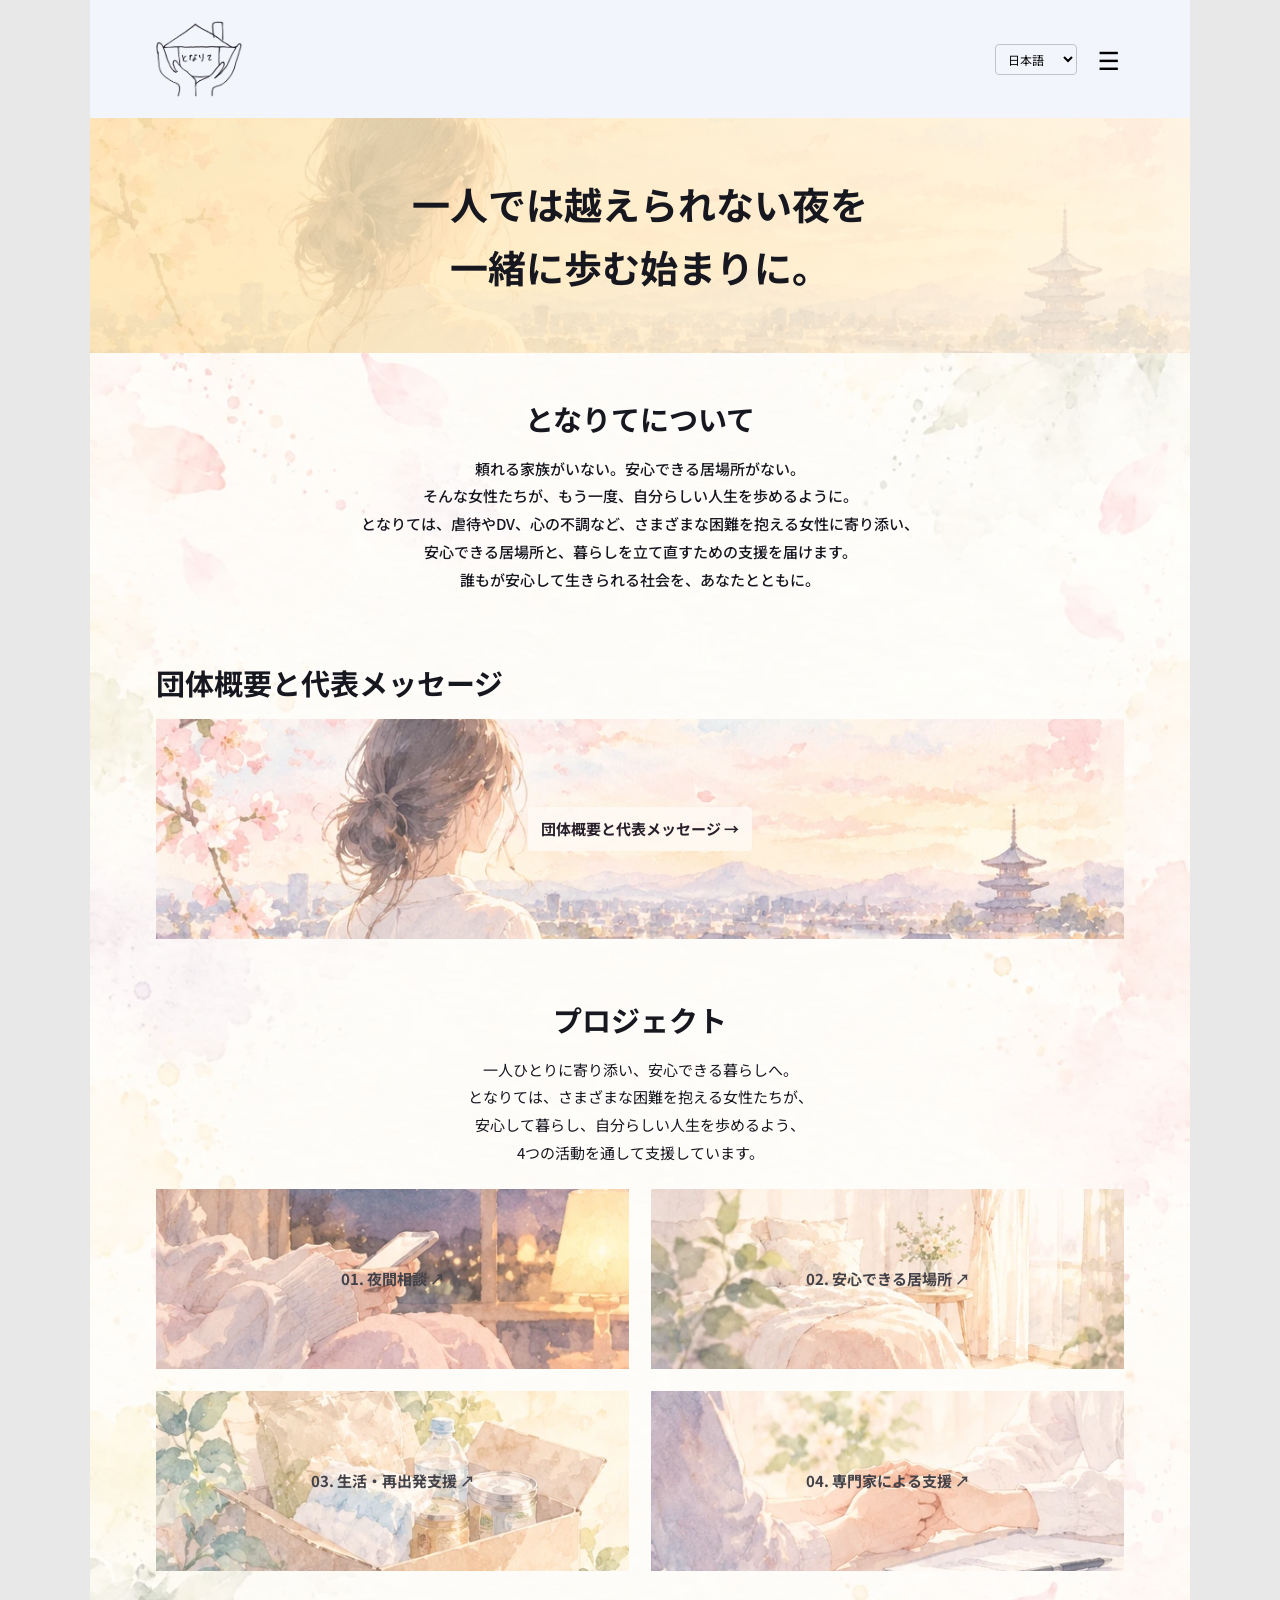
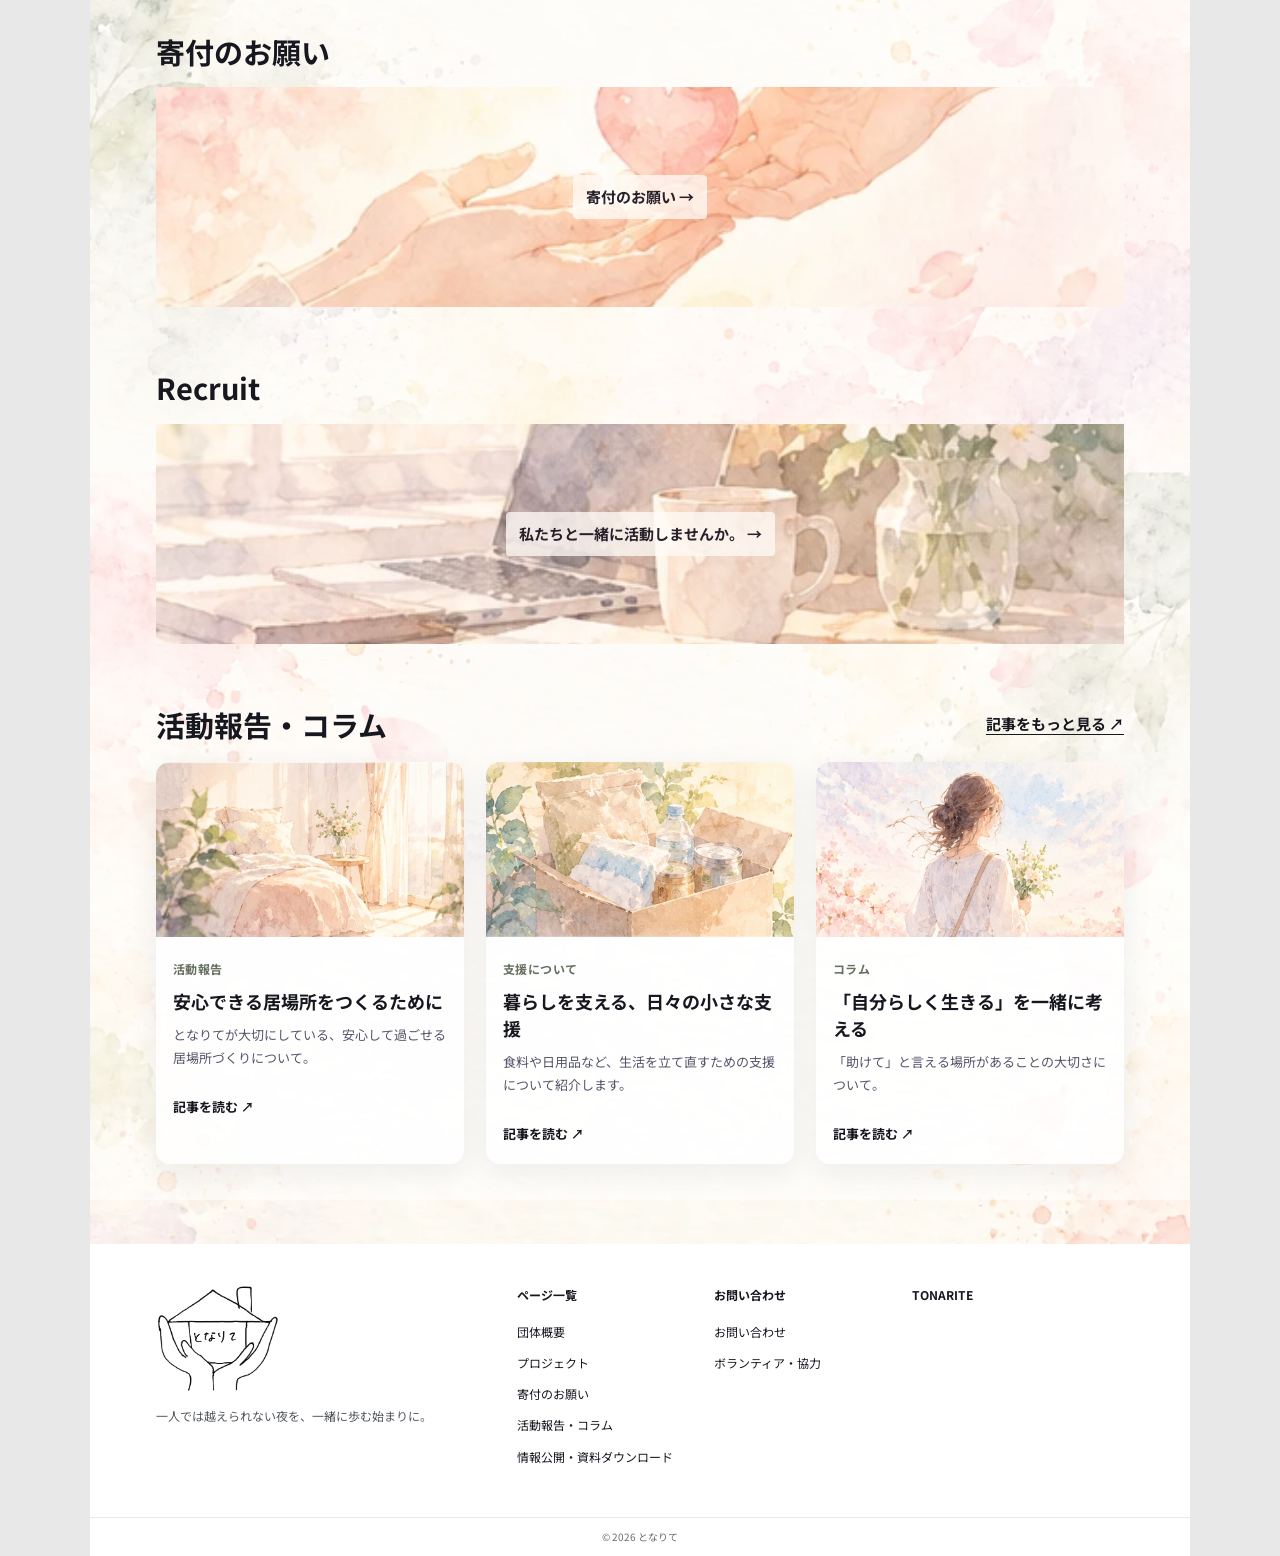
<file: index.html>
<!doctype html>
<html lang="ja"><head><meta charset="utf-8"><meta name="viewport" content="width=device-width,initial-scale=1"><meta name="description" content="となりて — 一人では越えられない夜を、一緒に歩む始まりに。"><title>ホーム | となりて</title><link rel="stylesheet" href="style.css?v=20261030logo1"></head>
<body data-page="index">
<header class="site-header"><a class="brand" href="index.html" aria-label="となりて ホーム"><img class="brand-logo" src="tonarite-logo.png" alt="となりて" width="90" height="80"></a><div class="header-actions"><label class="sr-only" for="lang">Language</label><select id="lang" aria-label="Language"><option value="ja">日本語</option><option value="en">English</option><option value="es">Español</option><option value="zh">中文</option></select><button class="menu-toggle" id="menu-toggle" aria-expanded="false" aria-controls="site-nav" aria-label="メニューを開く">☰</button></div><nav id="site-nav" class="site-nav" aria-label="主なメニュー"><a href="index.html" data-t="navHome">ホーム</a><a href="about.html" data-t="navAbout">団体概要</a><a href="projects.html" data-t="navProjects">プロジェクト</a><a href="donation.html" data-t="navDonate">寄付のお願い</a><a href="contact.html" data-t="navContact">お問い合わせ</a><a href="articles.html" class="nav-articles">活動報告・コラム</a><a href="disclosure.html" class="nav-disclosure" data-disclosure-menu>情報公開・資料ダウンロード</a></nav></header>
<main id="app"></main>
<footer class="footer"><div class="footer-inner"><div><a class="footer-logo-link" href="index.html" aria-label="となりて ホーム"><img class="footer-logo" src="tonarite-logo.png" alt="となりて" width="130" height="115"></a><p data-t="footerLine">一人では越えられない夜を、一緒に歩む始まりに。</p></div><div><h3 data-t="footerExplore">ページ一覧</h3><a href="about.html" data-t="navAbout">団体概要</a><a href="projects.html" data-t="navProjects">プロジェクト</a><a href="donation.html" data-t="navDonate">寄付のお願い</a><a href="articles.html">活動報告・コラム</a><a href="disclosure.html" class="footer-disclosure" data-disclosure-menu>情報公開・資料ダウンロード</a></div><div><h3 data-t="footerSupport">お問い合わせ</h3><a href="contact.html" data-t="navContact">お問い合わせ</a><a href="contact.html?type=general" data-t="navVolunteer">ボランティア・協力</a></div><div><h3>TONARITE</h3></div></div><div class="copyright">© 2026 となりて</div></footer>
<script src="script.js?v=20261030" defer></script><script src="articles-data.js?v=20261026" defer></script><script src="articles.js?v=20261026" defer></script></body></html>
</file>
<file: style.css>
@import url('https://fonts.googleapis.com/css2?family=Noto+Sans+JP:wght@400;500;600;700&display=swap');
:root{--bg:#f3f5fc;--ink:#171720;--navy:#0c0624;--muted:#53575d;--yellow:#ffda76;--sage:#a9ae99}*{box-sizing:border-box}html{scroll-behavior:smooth}body{margin:0;background:#e8e8e8;color:var(--ink);font:15px/1.85 'Noto Sans JP',system-ui,sans-serif}a{color:inherit}button,select,input,textarea{font:inherit}button,a,select{touch-action:manipulation}button{cursor:pointer}.site-header,main,.footer{max-width:1100px;margin:auto}.site-header{background:var(--bg);display:flex;align-items:center;justify-content:space-between;padding:20px 5%;position:relative;z-index:5;min-height:84px}.brand{display:flex;align-items:center;gap:9px;text-decoration:none;font-size:15px;font-weight:700}.brand-icon{font-size:31px;line-height:1;border-bottom:1px solid}.header-actions{display:flex;align-items:center;gap:15px}#lang{background:transparent;border:1px solid #bfc4cc;padding:5px 8px;border-radius:4px;font-size:12px}.menu-toggle{border:0;background:none;font-size:25px}.site-nav{display:none;position:absolute;top:100%;left:0;right:0;background:#fff;box-shadow:0 13px 20px #0002;padding:16px 5%;gap:13px;flex-direction:column}.site-nav.open{display:flex}.site-nav a{text-decoration:none;padding:7px 0;font-weight:600}.site-nav a:hover,.footer a:hover{text-decoration:underline}main{min-height:420px;background:var(--bg);padding-bottom:44px}.container{padding:30px 6%}.section{padding:24px 6% 36px}.section h2,.container h1{margin:0 0 16px;font-size:clamp(21px,2.5vw,29px);line-height:1.4}.section p{margin:0 auto 22px;max-width:760px}.center{text-align:center}.hero{background:var(--yellow);min-height:235px;display:grid;place-items:center;padding:45px 20px;text-align:center}.hero h1{font-size:clamp(22px,3.5vw,38px);line-height:1.65;max-width:720px;margin:0}.banner{min-height:220px;display:grid;place-items:center;padding:32px;text-align:center;position:relative;background-color:#adb19d;background-image:linear-gradient(112deg,transparent 34%,#f7f7e49a 34.3%,#f7f7e49a 34.7%,transparent 35%),linear-gradient(18deg,transparent 57%,#f7f7e499 57.2%,#f7f7e499 57.6%,transparent 58%),linear-gradient(167deg,#c7c9b6,#a3aa99 46%,#c1c3af 47%,#969e8e);overflow:hidden}.banner:after{content:'';position:absolute;inset:0;pointer-events:none;background:linear-gradient(140deg,#ffffff1c,transparent 55%)}.banner>*{position:relative;z-index:1}.banner a{text-decoration:none;font-weight:700}.banner:hover{filter:brightness(1.035)}.banner.large{min-height:360px}.banner.light{background-color:#e5e2de;background-image:linear-gradient(135deg,#e4e0db 40%,#c6c1bd 40%,#e1dedb 70%)}.banner.cover{color:#fff;text-shadow:0 1px 5px #0005}.intro{padding:45px 7%}.intro p{max-width:700px;margin:0 auto;font-weight:500}.project-grid,.activity-grid{display:grid;grid-template-columns:repeat(2,minmax(0,1fr));gap:22px}.project-tile{min-height:180px;display:flex;align-items:center;justify-content:center;color:#171720;text-decoration:none;font-weight:700;text-align:center;padding:15px}.project-tile:hover{transform:translateY(-3px);transition:.2s}.small{font-size:12px}.footer{color:#fff;background:var(--navy)}.footer-inner{padding:40px 6%;display:grid;grid-template-columns:2fr 1fr 1fr 1.3fr;gap:34px}.footer h2,.footer h3{font-size:16px;margin:0 0 15px}.footer h3{font-size:12px}.footer a{display:block;text-decoration:none;font-size:12px;margin-bottom:9px}.footer p{font-size:12px;color:#d2cce1}.copyright{text-align:center;padding:10px;background:#08031d;color:#a8a4b8;font-size:10px}.page-title{padding:15px 6% 35px}.page-title h1{font-size:28px;margin:0}.body-copy{max-width:800px;margin:40px auto;white-space:pre-line;text-align:center;font-weight:500}.split{display:grid;grid-template-columns:1fr 2.3fr;gap:35px;align-items:start;margin:30px 0}.portrait{min-height:250px;background:#dedbd4;display:grid;place-items:center;color:#5c6062;font-size:13px}.placeholder{min-height:170px;background:linear-gradient(140deg,#f1efed 0%,#c9c9c7 51%,#eee 52%);display:grid;place-items:center;color:#777;font-size:12px}.text-block{white-space:pre-line}.timeline{padding-left:20px}.timeline li{margin:7px 0}.info-table{width:100%;border-collapse:collapse}.info-table td{padding:10px;border-bottom:1px solid #dce0e8;vertical-align:top}.info-table td:first-child{font-weight:700;width:140px}.feature{padding:32px 0;scroll-margin-top:15px}.feature h2{font-size:21px;margin-bottom:8px}.feature p{margin:0 0 14px}.feature .banner{min-height:235px}.people{display:grid;grid-template-columns:repeat(4,1fr);gap:15px}.person{text-align:center}.person .portrait{min-height:145px}.donation-options{display:grid;grid-template-columns:repeat(3,1fr);gap:14px}.donation-choice{border:2px solid #d4d8df;background:#fff;padding:20px 8px;text-align:center;min-width:0}.donation-choice.active{border-color:#4e604d;background:#e3e9df}.donation-choice strong{display:block;font-size:24px}.donate-panel{max-width:720px;margin:20px auto;text-align:center}.segmented{display:flex;justify-content:center;flex-wrap:wrap;gap:6px;margin-bottom:20px}.segmented button{padding:10px 16px;border:1px solid #bdc2ca;background:#fff}.segmented button.active{background:var(--navy);color:#fff}.button{display:inline-block;border:0;background:var(--navy);color:white;text-decoration:none;font-weight:700;padding:14px 34px;margin:15px 0;text-align:center}.button:hover{background:#2a2050}.notice{color:#575b64;font-size:13px}.voice{display:grid;grid-template-columns:120px 1fr;gap:22px;margin:24px 0;align-items:center}.voice .placeholder{min-height:120px}.form-wrap{max-width:750px;margin:auto}.form-row{margin:18px 0}.form-row label{display:block;font-weight:600;margin-bottom:6px}.form-row input,.form-row textarea,.form-row select{background:#fff;border:1px solid #a9b0ba;padding:12px;width:100%;border-radius:3px}.form-row textarea{min-height:160px}.form-hint{font-size:12px;color:#555a62}.radio-pair{display:grid;grid-template-columns:1fr 1fr;gap:12px}.radio-card{border:1px solid #bbc2c9;padding:16px;background:#fff}.radio-card:has(input:checked){border:2px solid #62755c;background:#e7eee4}.status{padding:12px;margin-top:13px;background:#ffefce}.safety{background:#fff9eb;padding:18px;border-left:4px solid #e7b64b;font-size:13px}.sr-only{position:absolute;width:1px;height:1px;overflow:hidden;clip:rect(0,0,0,0)}@media(max-width:680px){body{font-size:14px}.site-header{padding:13px 5%;min-height:65px}.hero{min-height:230px}.banner.large{min-height:270px}.project-grid,.activity-grid{gap:12px}.project-tile{min-height:132px;font-size:12px}.footer-inner{grid-template-columns:repeat(2,1fr);gap:22px}.split{grid-template-columns:1fr}.portrait{min-height:180px}.people{grid-template-columns:repeat(2,1fr)}.donation-options{gap:7px}.donation-choice strong{font-size:18px}.donation-choice{padding:12px 4px}.voice{grid-template-columns:75px 1fr;gap:12px}.voice .placeholder{min-height:80px}.radio-pair{grid-template-columns:1fr}.info-table td:first-child{width:100px}.container{padding:26px 5%}}
/* Tonarite original watercolor artwork */
main{background:#fffaf5 url('assets/site-watercolor-bg.webp') center top/100% auto repeat-y;}
.section,.container,.page-title{background:rgba(255,255,255,.48)}
.hero{background:linear-gradient(100deg,rgba(255,230,176,.82),rgba(255,246,228,.77)),url('assets/about-landscape.webp') center 52%/cover;}
.banner{background-color:#f3e9df;background-image:url('assets/about-landscape.webp');background-position:center;background-size:cover;}
.banner::after{background:rgba(255,250,246,.19)}
.banner a,.banner strong{display:inline-block;padding:8px 13px;background:rgba(255,251,247,.76);border-radius:4px;text-shadow:none;color:#27212b;}
.about-image{background-image:url('assets/about-landscape.webp')}
.donation-image{background-image:url('assets/donation-hands.webp')}
.recruit-image{background-image:url('assets/recruit-workspace.webp')}
.contact-image{background-image:url('assets/watercolor-florals.webp')}
.tile-1{background-image:url('assets/night-consultation.webp')}
.tile-2{background-image:url('assets/safe-room.webp')}
.tile-3{background-image:url('assets/living-support.webp')}
.tile-4{background-image:url('assets/expert-support.webp')}
.banner.project-tile{background-size:cover;background-position:center;}
.portrait-floral{background:#f7eee8 url('assets/watercolor-florals.webp') center/cover no-repeat;color:transparent}
.watercolor-story{background:#f7eee8 url('assets/new-beginnings.webp') center/cover no-repeat;color:transparent}
.person:nth-child(even) .portrait-floral{background-image:url('assets/recruit-workspace.webp')}
.banner.cover{color:var(--ink);text-shadow:none}
.banner.light{background-image:url('assets/donation-hands.webp')}
@media(max-width:680px){main{background-size:100% auto}.banner{min-height:165px}}

/* 2026-10-25 content revisions */
.project-copy,.history-copy{white-space:pre-line}.history-copy{line-height:2.15}.text-block{line-height:2}.impact-section{max-width:920px;margin:38px auto 26px}.impact-section>h2{text-align:left;font-size:clamp(20px,3vw,27px);margin-bottom:25px}.impact-grid{display:grid;grid-template-columns:repeat(3,minmax(0,1fr));gap:28px}.impact-card{min-width:0;text-align:center;background:rgba(255,255,255,.7);padding:16px;border-radius:12px}.impact-card h3{font-size:clamp(22px,3vw,29px);margin:0 0 14px}.impact-card img{display:block;width:100%;aspect-ratio:1.35;object-fit:cover;border-radius:6px}.impact-card p{font-size:16px;font-weight:700;margin:13px auto 0}.impact-foot,.tax-note{font-size:12px;color:#575968}.frequency-help{font-weight:700;margin-top:22px!important}.tax-note{margin-top:-8px!important}.body-copy{line-height:2.2}@media(max-width:680px){.impact-grid{gap:9px}.impact-card{padding:8px}.impact-card p{font-size:12px}.impact-card h3{font-size:21px}.impact-section{margin:28px auto}}

/* News & stories: watercolor theme */
.news-heading{display:flex;align-items:center;justify-content:space-between;gap:12px;margin-bottom:18px}.news-heading h2{margin:0}.news-more,.article-back{font-weight:700;text-underline-offset:4px}.article-grid{display:grid;grid-template-columns:repeat(3,minmax(0,1fr));gap:22px}.article-card{display:block;overflow:hidden;border-radius:14px;background:rgba(255,255,255,.85);text-decoration:none;box-shadow:0 8px 30px #1a183112;transition:transform .2s ease,box-shadow .2s ease}.article-card:hover{transform:translateY(-3px);box-shadow:0 12px 34px #1a18311e}.article-card img{width:100%;height:175px;object-fit:cover;display:block}.article-card-copy{padding:17px}.article-card h3{margin:6px 0 8px;font-size:18px;line-height:1.5}.article-card p{font-size:13px;line-height:1.8;color:#55556b}.article-category{color:#66705e;font-size:12px;font-weight:700;letter-spacing:.04em}.article-next{font-size:13px;font-weight:700}.article-lead{font-size:16px}.article-demo-note{background:#fff9e9;border-left:3px solid #cfb777;padding:10px 13px;font-size:12px;line-height:1.6;color:#5a5146}.article-filter{display:flex;gap:9px;flex-wrap:wrap;margin:25px 0}.article-filter button{padding:7px 15px;border:1px solid #bac5ae;border-radius:99px;background:#ffffffc7;font-size:13px}.article-filter button.active{background:#849678;color:white;border-color:#849678}.article-detail{max-width:850px;margin:0 auto;padding:40px clamp(20px,6vw,65px) 80px}.article-detail h1{font-size:clamp(23px,4vw,36px);line-height:1.5;margin:10px 0 30px}.article-feature-image{display:block;width:100%;aspect-ratio:1.8;object-fit:cover;border-radius:12px}.article-content{font-size:16px;line-height:2.15;margin:30px 0}.article-content p{margin:0 0 1.5em}.article-back{display:inline-block;margin:15px 0}.article-detail .article-category{margin-top:20px}@media(max-width:800px){.article-grid{grid-template-columns:repeat(2,minmax(0,1fr))}}@media(max-width:560px){.article-grid{grid-template-columns:1fr}.article-card img{height:190px}.news-heading{align-items:flex-start}.news-more{font-size:12px}}

/* Mobile only: compact swipeable latest articles on the homepage.
   The full article listing and desktop three-column layout are unchanged. */
@media (max-width: 560px) {
  .news-preview { padding-right: 0; overflow: hidden; }
  .news-preview .news-heading { padding-right: 6%; align-items: center; }
  .news-preview .news-heading h2 { font-size: 20px; }
  .news-preview #latest-articles {
    display: flex;
    flex-wrap: nowrap;
    gap: 12px;
    overflow-x: auto;
    overscroll-behavior-inline: contain;
    scroll-snap-type: x mandatory;
    scroll-padding-inline: 0 20px;
    padding: 4px 20px 18px 0;
    -webkit-overflow-scrolling: touch;
    scrollbar-width: thin;
  }
  .news-preview #latest-articles .article-card {
    flex: 0 0 min(62vw, 220px);
    min-width: 0;
    scroll-snap-align: start;
  }
  .news-preview #latest-articles .article-card img { height: 104px; }
  .news-preview #latest-articles .article-card-copy { padding: 10px 12px 12px; }
  .news-preview #latest-articles .article-card h3 {
    font-size: 13px;
    line-height: 1.5;
    margin: 4px 0;
    display: -webkit-box;
    -webkit-box-orient: vertical;
    -webkit-line-clamp: 2;
    overflow: hidden;
  }
  .news-preview #latest-articles .article-card p { display: none; }
  .news-preview #latest-articles .article-category,
  .news-preview #latest-articles .article-next { font-size: 10px; }
}

/* Information disclosure page — watercolor variant */
.disclosure-section{padding-top:28px;padding-bottom:80px}.disclosure-lead{margin:0 auto 30px;max-width:780px;text-align:center;font-size:16px}.disclosure-grid{max-width:870px;margin:auto;display:grid;grid-template-columns:repeat(3,minmax(0,1fr));gap:18px}.disclosure-card{background:rgba(255,255,255,.86);border:1px solid #eee6df;box-shadow:0 9px 30px rgba(77,62,73,.07);border-radius:14px;padding:28px 20px;min-height:265px;display:flex;flex-direction:column}.disclosure-card h2{font-size:20px;line-height:1.5;margin:10px 0}.disclosure-card p{font-size:13px;color:#595963;line-height:1.8}.disclosure-overline{color:#8e997d;font-size:11px;letter-spacing:.08em;font-weight:700}.disclosure-card [data-pdf]{margin-top:auto;padding-top:14px}.disclosure-pending{font-size:13px;color:#797881;background:#f6f3ef;padding:9px 14px;display:inline-block;border-radius:4px}.disclosure-button{display:inline-block;padding:10px 13px;background:#0c0624;color:#fff;text-decoration:none;font-size:13px;font-weight:700;border-radius:4px}.disclosure-button:hover{background:#383050}@media(max-width:760px){.disclosure-grid{grid-template-columns:1fr}.disclosure-card{min-height:210px}.disclosure-section{padding-bottom:48px}}


/* Tonarite approved house-and-hands logo on every page */
.site-header .brand{display:inline-flex;align-items:center;flex-shrink:0;line-height:1;}
.site-header .brand-logo{width:90px;height:78px;object-fit:contain;display:block;}
.site-header{min-height:104px;}
.footer-logo-link{display:inline-flex;align-items:center;justify-content:center;background:#fff;border-radius:10px;padding:7px;margin-bottom:14px;}
.footer-logo{width:124px;height:109px;object-fit:contain;display:block;}
@media(max-width:680px){.site-header{min-height:78px}.site-header .brand-logo{width:66px;height:62px}.footer-logo{width:100px;height:88px}}

/* White footer: blend seamlessly with the white logo background */
.footer{background:#ffffff;color:#171720;}
.footer-inner{background:#ffffff;}
.footer h2,.footer h3,.footer a{color:#171720;}
.footer p{color:#53575d;}
.footer-logo-link{background:#ffffff;border-radius:0;padding:0;}
.footer .copyright,.copyright{background:#ffffff;color:#6d6872;border-top:1px solid #ece8e8;}
.footer a:hover{color:#b95b7b;}
</file>
